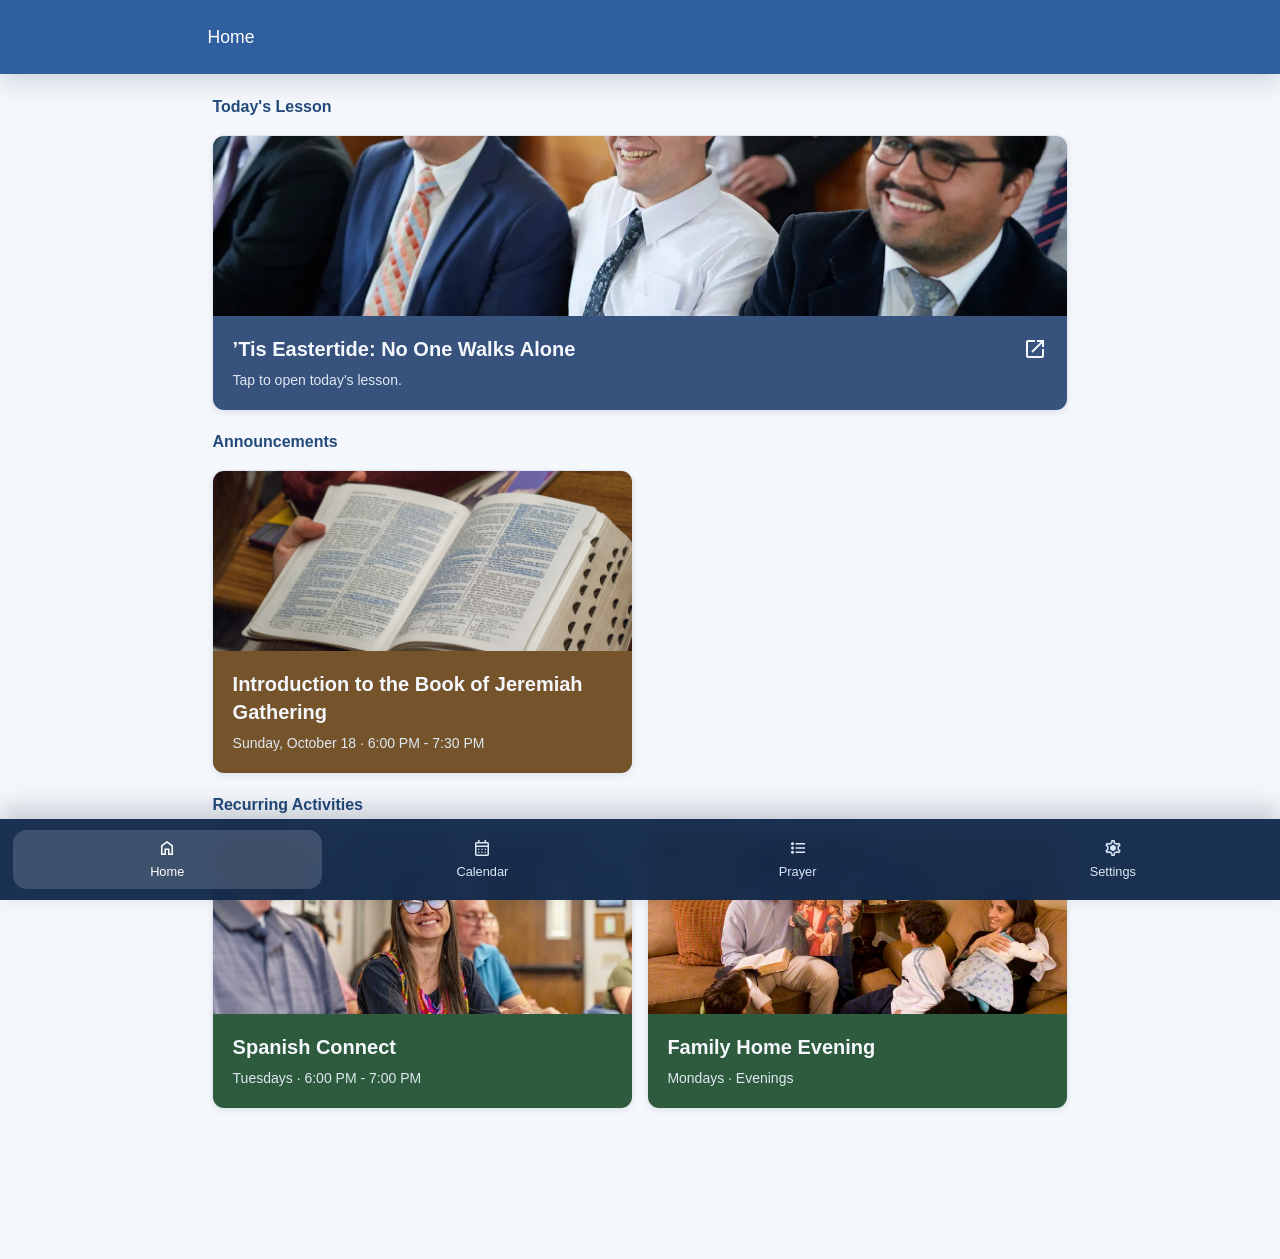
<file: index.html>
<!DOCTYPE html>
<html lang="en">
<head>
    <meta charset="UTF-8">
    <meta name="viewport" content="width=device-width, initial-scale=1.0">
    <title>Elder's Quorum | Home</title>
    <link rel="stylesheet" href="css/styles.css">
    <link rel="stylesheet" href="https://fonts.googleapis.com/css2?family=Material+Symbols+Outlined" />
</head>

<body data-page="home">
    <header class="top-bar">
        <div class="top-bar-content">
            <h1 id="pageTitle" data-i18n="homeTitle">Home</h1>
        </div>
    </header>

    <main class="page-content">
        <section class="section lesson-section">
            <div class="section-heading">
                <h2 data-i18n="todayLessonHeading">Today's Lesson</h2>
            </div>

            <a id="lessonLink" class="card lesson-card" href="#" target="_blank" rel="noopener noreferrer">
                <div class="image">
                    <img id="lessonImage" src="images/placeholders/Class.jpg" alt="Today's lesson">
                </div>
                <div class="content">
                    <span class="lesson-link-title">
                        <span id="lessonTitle" class="title">Placeholder Lesson Title</span>
                        <span class="material-symbols-outlined lesson-external-icon" aria-hidden="true">open_in_new</span>
                    </span>
                    <p id="lessonSubtitle" class="desc">Tap to open today's lesson.</p>
                </div>
            </a>
        </section>

        <section class="section">
            <div class="section-heading">
                <h2 data-i18n="announcementsHeading">Announcements</h2>
            </div>
            <div id="announcementContainer" class="card-grid">
                <div class="empty-state">
                    <span class="material-symbols-outlined empty-icon">campaign</span>
                    <h3>No Announcements</h3>
                    <p>There are no announcements available.</p>
                </div>
            </div>
        </section>

        <section class="section">
            <div class="section-heading">
                <h2 data-i18n="recurringHeading">Recurring Activities</h2>
            </div>
            <div id="recurringContainer" class="card-grid">
                <div class="empty-state">
                    <span class="material-symbols-outlined empty-icon">event_repeat</span>
                    <h3>No Activities</h3>
                    <p>There are no recurring activities.</p>
                </div>
            </div>
        </section>
    </main>

    <div id="activityModal" class="activity-modal" role="dialog" aria-modal="true" aria-labelledby="activityModalTitle" aria-hidden="true" hidden>
        <div class="activity-modal__backdrop" data-modal-close></div>
        <section class="activity-modal__content" role="document">
            <button id="activityModalClose" class="activity-modal__close" type="button" aria-label="Close">
                <span class="material-symbols-outlined" aria-hidden="true">close</span>
            </button>
            <h2 id="activityModalTitle"></h2>
            <p id="activityModalDescription" class="activity-modal__description"></p>
            <dl class="activity-modal__details">
                <div><dt data-i18n="activityDateLabel">Date</dt><dd id="activityModalDate"></dd></div>
                <div><dt data-i18n="activityTimeLabel">Time</dt><dd id="activityModalTime"></dd></div>
                <div><dt data-i18n="activityWhereLabel">Where</dt><dd id="activityModalWhere"></dd></div>
            </dl>
        </section>
    </div>

    <nav class="bottom-nav">
        <a href="index.html" data-nav="home" aria-label="Home">
            <span class="material-symbols-outlined">home</span>
            <span class="nav-label" data-i18n="navHome">Home</span>
        </a>
        <a href="calendar.html" data-nav="calendar" aria-label="Calendar">
            <span class="material-symbols-outlined">calendar_month</span>
            <span class="nav-label" data-i18n="navCalendar">Calendar</span>
        </a>
        <a href="prayers-roll.html" data-nav="prayer" aria-label="Prayer Roll">
            <span class="material-symbols-outlined">format_list_bulleted</span>
            <span class="nav-label" data-i18n="navPrayer">Prayer</span>
        </a>
        <a href="settings.html" data-nav="settings" aria-label="Settings">
            <span class="material-symbols-outlined">settings</span>
            <span class="nav-label" data-i18n="navSettings">Settings</span>
        </a>
    </nav>

    <script src="js/app.js"></script>
</body>
</html>
</file>
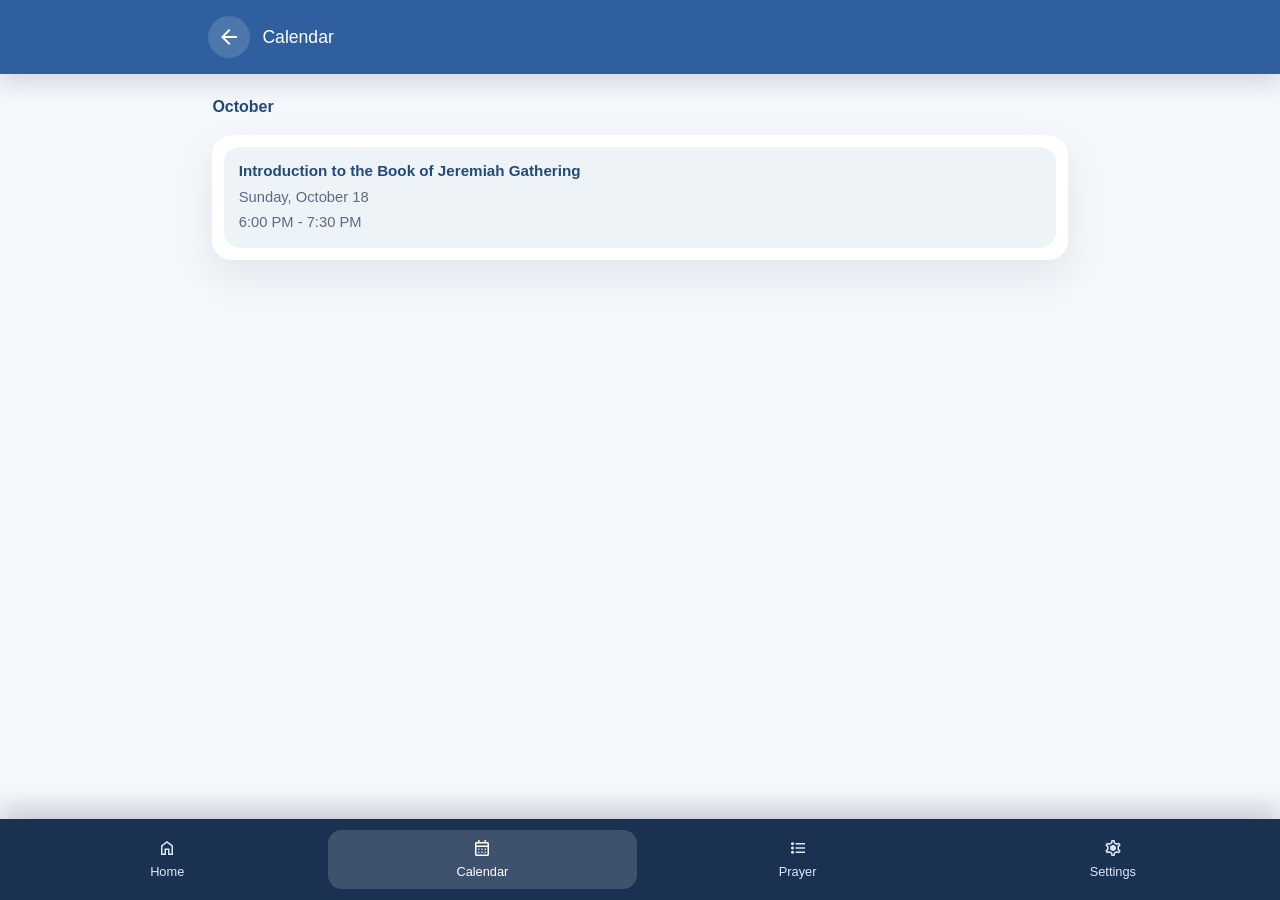
<file: calendar.html>
<!DOCTYPE html>
<html lang="en">
<head>
    <meta charset="UTF-8">
    <meta name="viewport" content="width=device-width, initial-scale=1.0">
    <title>Elder's Quorum | Calendar</title>
    <link rel="stylesheet" href="css/styles.css">
    <link rel="stylesheet" href="https://fonts.googleapis.com/css2?family=Material+Symbols+Outlined" />
</head>
<body data-page="calendar">
    <header class="top-bar">
        <div class="top-bar-content">
            <a href="index.html" class="back-link" aria-label="Back">
                <span class="material-symbols-outlined">arrow_back</span>
            </a>
            <h1 id="pageTitle" data-i18n="calendarTitle">Calendar</h1>
        </div>
    </header>

    <main class="page-content">
        <section class="section">
            <div id="calendarEvents" class="calendar-list"></div>
        </section>
    </main>

    <nav class="bottom-nav">
        <a href="index.html" data-nav="home" aria-label="Home">
            <span class="material-symbols-outlined">home</span>
            <span class="nav-label" data-i18n="navHome">Home</span>
        </a>
        <a href="calendar.html" data-nav="calendar" aria-label="Calendar">
            <span class="material-symbols-outlined">calendar_month</span>
            <span class="nav-label" data-i18n="navCalendar">Calendar</span>
        </a>
        <a href="prayers-roll.html" data-nav="prayer" aria-label="Prayer Roll">
            <span class="material-symbols-outlined">format_list_bulleted</span>
            <span class="nav-label" data-i18n="navPrayer">Prayer</span>
        </a>
        <a href="settings.html" data-nav="settings" aria-label="Settings">
            <span class="material-symbols-outlined">settings</span>
            <span class="nav-label" data-i18n="navSettings">Settings</span>
        </a>
    </nav>

    <script src="js/app.js"></script>
</body>
</html>
</file>
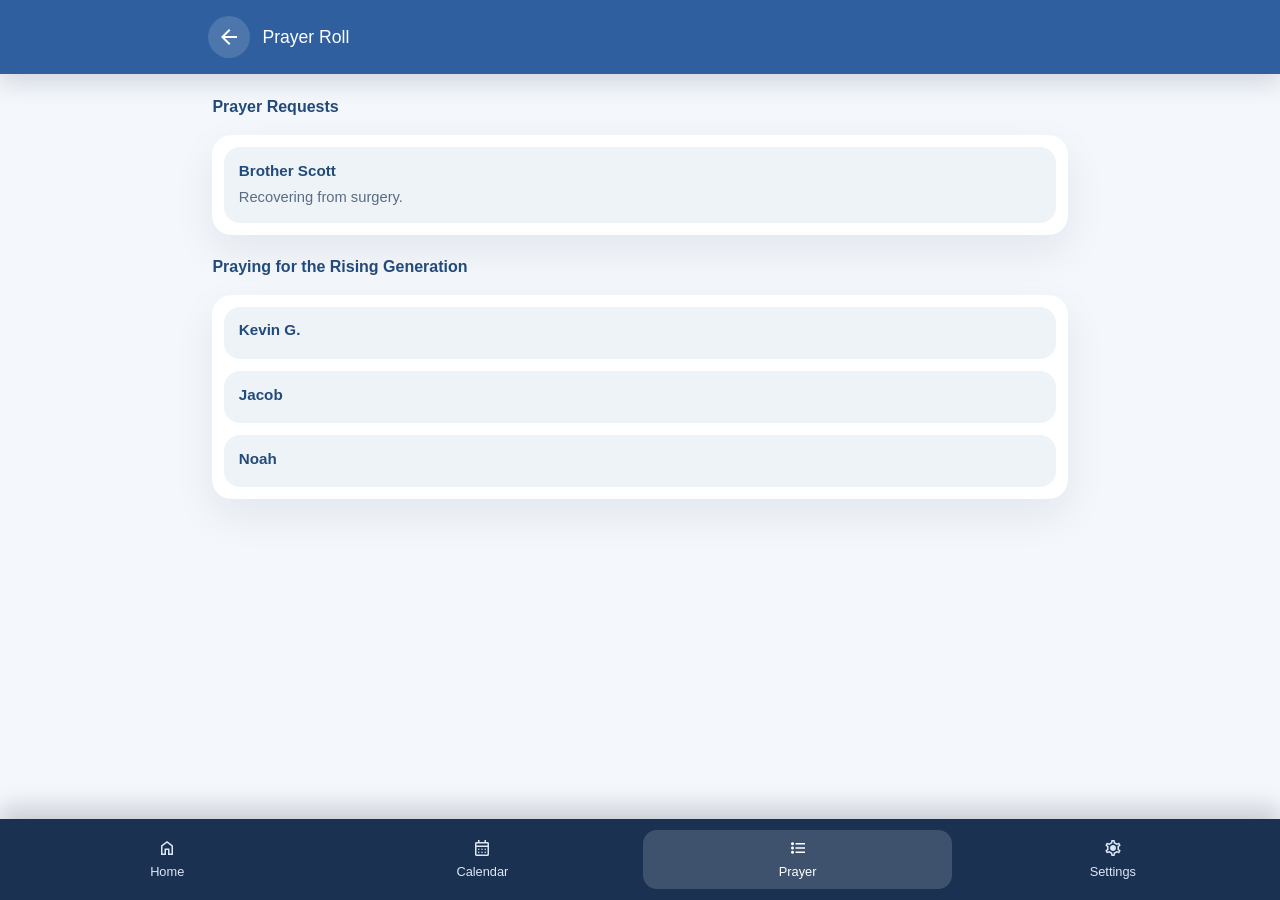
<file: prayers-roll.html>
<!DOCTYPE html>
<html lang="en">
<head>
    <meta charset="UTF-8">
    <meta name="viewport" content="width=device-width, initial-scale=1.0">
    <title>Elder's Quorum | Prayer Roll</title>
    <link rel="stylesheet" href="css/styles.css">
    <link rel="stylesheet" href="https://fonts.googleapis.com/css2?family=Material+Symbols+Outlined" />
</head>
<body data-page="prayer">
    <header class="top-bar">
        <div class="top-bar-content">
            <a href="index.html" class="back-link" aria-label="Back">
                <span class="material-symbols-outlined">arrow_back</span>
            </a>
            <h1 id="pageTitle" data-i18n="prayerRollTitle">Prayer Roll</h1>
        </div>
    </header>

    <main class="page-content">
        <section class="section">
            <div class="section-heading">
                <h2 data-i18n="prayerRequestsHeading">Prayer Requests</h2>
            </div>
            <div id="prayerRequests" class="list-card"></div>
        </section>

        <section class="section">
            <div class="section-heading">
                <h2 data-i18n="risingGenerationHeading">Praying for the Rising Generation</h2>
            </div>
            <div id="risingGeneration" class="list-card"></div>
        </section>
    </main>

    <nav class="bottom-nav">
        <a href="index.html" data-nav="home" aria-label="Home">
            <span class="material-symbols-outlined">home</span>
            <span class="nav-label" data-i18n="navHome">Home</span>
        </a>
        <a href="calendar.html" data-nav="calendar" aria-label="Calendar">
            <span class="material-symbols-outlined">calendar_month</span>
            <span class="nav-label" data-i18n="navCalendar">Calendar</span>
        </a>
        <a href="prayers-roll.html" data-nav="prayer" aria-label="Prayer Roll">
            <span class="material-symbols-outlined">format_list_bulleted</span>
            <span class="nav-label" data-i18n="navPrayer">Prayer</span>
        </a>
        <a href="settings.html" data-nav="settings" aria-label="Settings">
            <span class="material-symbols-outlined">settings</span>
            <span class="nav-label" data-i18n="navSettings">Settings</span>
        </a>
    </nav>

    <script src="js/app.js"></script>
</body>
</html>
</file>
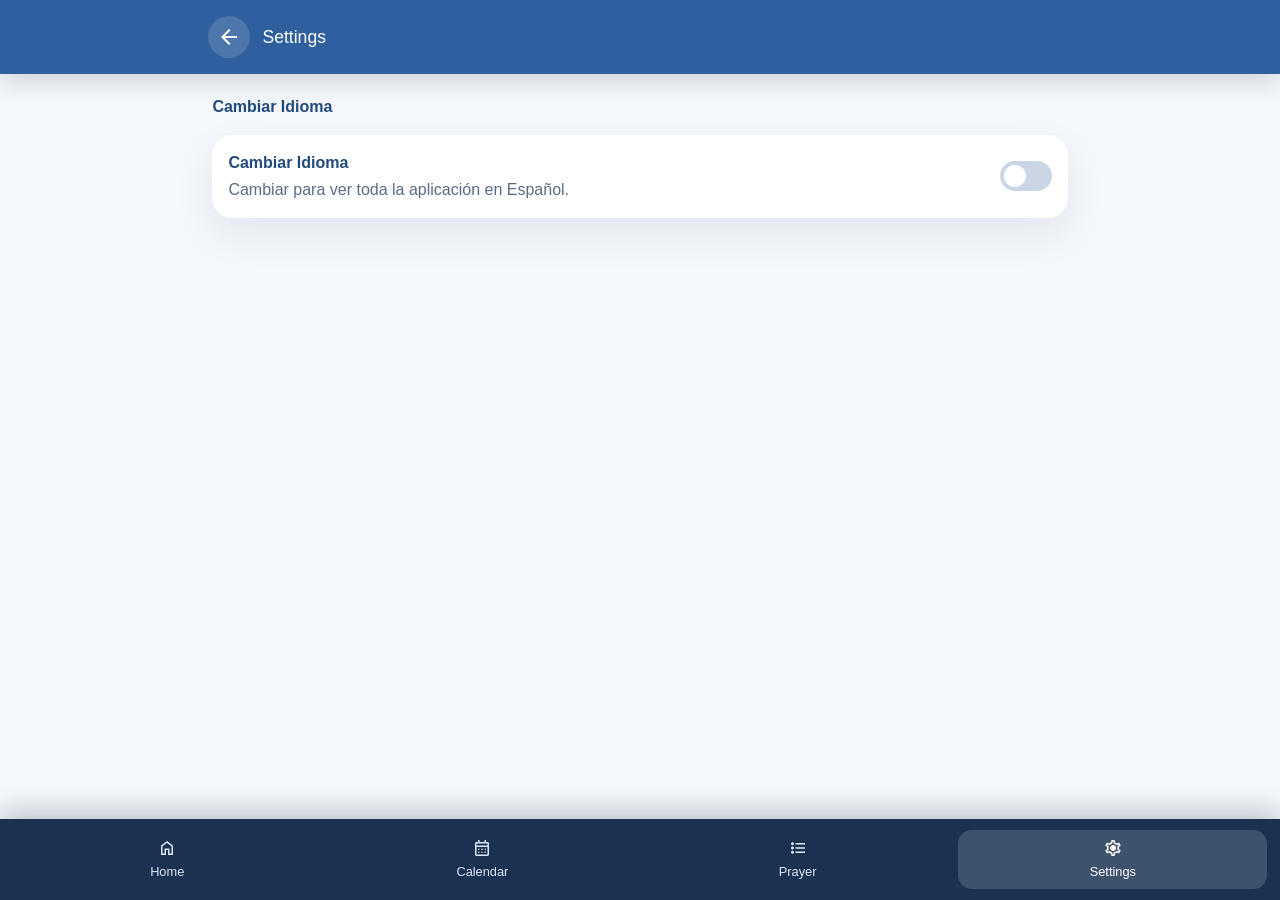
<file: settings.html>
<!DOCTYPE html>
<html lang="en">
<head>
    <meta charset="UTF-8">
    <meta name="viewport" content="width=device-width, initial-scale=1.0">
    <title>Elder's Quorum | Settings</title>
    <link rel="stylesheet" href="css/styles.css">
    <link rel="stylesheet" href="https://fonts.googleapis.com/css2?family=Material+Symbols+Outlined" />
</head>
<body data-page="settings">
    <header class="top-bar">
        <div class="top-bar-content">
            <a href="index.html" class="back-link" aria-label="Back">
                <span class="material-symbols-outlined">arrow_back</span>
            </a>
            <h1 id="pageTitle" data-i18n="settingsTitle">Settings</h1>
        </div>
    </header>

    <main class="page-content">
        <section class="section">
            <div class="section-heading">
                <h2 data-i18n="changeLanguageHeading">Change Language</h2>
            </div>

            <div class="settings-card">
                <div class="settings-copy">
                    <h3 data-i18n="changeLanguageHeading2">Change Language</h3>
                    <p data-i18n="languageSwitchDescription">Switch to view the whole app in Spanish.</p>
                </div>
                <label class="switch" for="languageSwitch">
                    <input id="languageSwitch" type="checkbox">
                    <span class="slider"></span>
                </label>
            </div>
        </section>
    </main>

    <nav class="bottom-nav">
        <a href="index.html" data-nav="home" aria-label="Home">
            <span class="material-symbols-outlined">home</span>
            <span class="nav-label" data-i18n="navHome">Home</span>
        </a>
        <a href="calendar.html" data-nav="calendar" aria-label="Calendar">
            <span class="material-symbols-outlined">calendar_month</span>
            <span class="nav-label" data-i18n="navCalendar">Calendar</span>
        </a>
        <a href="prayers-roll.html" data-nav="prayer" aria-label="Prayer Roll">
            <span class="material-symbols-outlined">format_list_bulleted</span>
            <span class="nav-label" data-i18n="navPrayer">Prayer</span>
        </a>
        <a href="settings.html" data-nav="settings" aria-label="Settings">
            <span class="material-symbols-outlined">settings</span>
            <span class="nav-label" data-i18n="navSettings">Settings</span>
        </a>
    </nav>

    <script src="js/app.js"></script>
</body>
</html>
</file>
<file: css/styles.css>
:root {
    --bg: #f4f7fb;
    --surface: #ffffff;
    --surface-muted: #eef3f8;
    --primary: #2f5f9e;
    --primary-dark: #224a7a;
    --primary-soft: #e7f0fb;
    --text: #15233b;
    --text-muted: #5a6b84;
    --border: #dfe8f2;
    --accent: #36527d;
    --success: #2e5b3d;
    --warning: #75542c;
    --danger: #783c36;
    --shadow: 0 16px 40px rgba(28, 54, 90, 0.08);
}

* {
    box-sizing: border-box;
}

body {
    margin: 0;
    font-family: "Segoe UI", Roboto, Arial, sans-serif;
    background: var(--bg);
    color: var(--text);
    line-height: 1.5;
    padding-bottom: 92px;
}

body.modal-open {
    overflow: hidden;
}

img {
    display: block;
    width: 100%;
}

a {
    color: inherit;
    text-decoration: none;
}

.top-bar {
    position: sticky;
    top: 0;
    z-index: 20;
    background: var(--primary);
    color: #fff;
    box-shadow: 0 8px 24px rgba(18, 41, 74, 0.16);
}

.top-bar-content {
    max-width: 900px;
    min-height: 74px;
    margin: 0 auto;
    padding: 1rem 1.1rem;
    display: flex;
    align-items: center;
    gap: 0.8rem;
}

.back-link {
    display: inline-flex;
    align-items: center;
    justify-content: center;
    width: 42px;
    height: 42px;
    border-radius: 50%;
    background: rgba(255, 255, 255, 0.14);
    color: #fff;
}

#pageTitle {
    margin: 0;
    font-size: 1.1rem;
    font-weight: 500;
}

.page-content {
    max-width: 900px;
    margin: 0 auto;
    padding: 1rem 1rem 2rem;
}

.section {
    margin-bottom: 1.2rem;
}

.section-heading {
    display: flex;
    justify-content: space-between;
    align-items: center;
    margin-bottom: 1rem;
}

.section-heading h2 {
    margin: 0;
    font-size: 1rem;
    color: var(--primary-dark);
}

h2.section-heading {
    margin: 0 0 1rem;
    font-size: 1rem;
    color: var(--primary-dark);
}

.card,
.list-card,
.settings-card {
    background: var(--surface);
    border-radius: 20px;
    box-shadow: var(--shadow);
}

/* .card {
    display: grid;
    gap: 0.75rem;
    padding: 0.9rem;
    color: var(--text);
} */

/* .lesson-card {
    border-left: 6px solid var(--accent);
} */

/* .lesson-card img {
    border-radius: 16px;
    height: 170px;
    object-fit: cover;
} */

.card-content h3,
.settings-copy h3 {
    margin: 0 0 0.2rem;
    font-size: 1rem;
    color: var(--primary-dark);
}

.card-content p,
.settings-copy p,
.empty-state p,
.list-item p {
    margin: 0;
    color: var(--text-muted);
}

.card-arrow {
    justify-self: end;
    color: var(--accent);
}

/* .card-grid {
    display: grid;
    gap: 0.8rem;
} */

/* .announcement-card {
    border-left: 6px solid var(--warning);
}

.recurring-card {
    border-left: 6px solid var(--success);
} */

/* ==========================================
   CARDS
========================================== */

.card {
    display: block;
    overflow: hidden;
    background: var(--surface);
    border: 1px solid var(--border);
    border-radius: 0.75rem;
    box-shadow: 0 2px 6px rgba(28, 54, 90, 0.08);
    color: var(--text);
    transition:
        transform 0.2s ease,
        box-shadow 0.2s ease;
}

.card:hover {
    transform: translateY(-2px);
    box-shadow: 0 6px 16px rgba(28, 54, 90, 0.12);
}

.activity-card {
    cursor: pointer;
}

.card:focus-visible {
    outline: 3px solid var(--accent);
    outline-offset: 3px;
}


/* ==========================================
   CARD IMAGE
========================================== */

.card .image {
    width: 100%;
    height: 150px;
    background-color: var(--surface-muted);
    overflow: hidden;
}

.card .image img {
    width: 100%;
    height: 100%;
    object-fit: cover;
}


/* ==========================================
   CARD CONTENT
========================================== */

.card .content {
    padding: 1.1rem;
}

.card .title {
    display: block;
    color: var(--bg);
    font-size: 1.25rem;
    line-height: 1.4;
    font-weight: 600;
}

.card .desc {
    margin: 0.5rem 0 0;
    color: var(--border);
    font-size: 0.875rem;
    line-height: 1.4;
}


/* ==========================================
   LESSON CARD
========================================== */

.lesson-card .image {
    height: 180px;
}

.lesson-card .content {
    padding: 1.2rem;
    background-color: var(--accent);
}

.lesson-link-title {
    display: flex;
    align-items: center;
    justify-content: space-between;
    gap: 0.7rem;
}

.lesson-link-title .title {
    flex: 1;
}

.lesson-external-icon {
    flex-shrink: 0;
    color: var(--bg);
    font-size: 1.2rem;
}

/* ==========================================
   ANNOUNCEMENT CARDS
========================================== */

.announcement-card .image {
    height: 180px;
}

.announcement-card .content {
    padding: 1.2rem;
    background-color: var(--warning);
}


/* ==========================================
   RECURRING ACTIVITY CARDS
========================================== */

.recurring-card .image {
    height: 180px;
}

.recurring-card .content {
    padding: 1.2rem;
    background-color: var(--success);
}


/* ==========================================
   CARD GRID
========================================== */

.card-grid {
    display: grid;
    grid-template-columns: 1fr;
    gap: 0.9rem;
}

.empty-state {
    padding: 1.2rem;
    text-align: center;
    border-radius: 20px;
    background: var(--surface-muted);
    color: var(--text-muted);
}

.empty-icon {
    display: inline-flex;
    margin-bottom: 0.5rem;
    font-size: 2rem;
    color: var(--accent);
}

.activity-modal[hidden] {
    display: none;
}

.activity-modal {
    position: fixed;
    inset: 0;
    z-index: 50;
    display: grid;
    place-items: center;
    padding: 1.25rem;
}

.activity-modal__backdrop {
    position: absolute;
    inset: 0;
    background: rgba(10, 24, 51, 0.58);
}

.activity-modal__content {
    position: relative;
    width: min(100%, 500px);
    padding: 2rem 1.4rem 2rem 1.4rem ;
    border-radius: 1rem;
    background: var(--surface);
    box-shadow: 0 24px 60px rgba(10, 24, 51, 0.28);
}

.activity-modal__content h2 {
    margin: 0 2rem 0.65rem 0;
    color: var(--primary-dark);
    font-size: 1.3rem;
}

.activity-modal__close {
    position: absolute;
    top: 0.75rem;
    right: 0.75rem;
    display: inline-grid;
    place-items: center;
    width: 2.25rem;
    height: 2.25rem;
    padding: 0;
    border: 0;
    border-radius: 50%;
    background: var(--surface-muted);
    color: var(--primary-dark);
    cursor: pointer;
}

.activity-modal__description {
    margin: 0 0 1.1rem;
    color: var(--text-muted);
}

.activity-modal__details {
    display: grid;
    gap: 0.7rem;
    margin: 0;
}

.activity-modal__details div {
    padding: 0.7rem 0.8rem;
    border-radius: 0.7rem;
    background: var(--surface-muted);
}

.activity-modal__details dt {
    color: var(--primary-dark);
    font-size: 0.78rem;
    font-weight: 700;
    text-transform: uppercase;
}

.activity-modal__details dd {
    margin: 0.08rem 0 0;
    color: var(--text);
}

.bottom-nav {
    position: fixed;
    left: 0;
    right: 0;
    bottom: 0;
    display: grid;
    grid-template-columns: repeat(4, 1fr);
    gap: 0.4rem;
    padding: 0.7rem 0.8rem calc(0.7rem + env(safe-area-inset-bottom));
    background: rgba(18, 41, 74, 0.96);
    backdrop-filter: blur(12px);
    box-shadow: 0 -10px 24px rgba(10, 24, 51, 0.2);
}

.bottom-nav a {
    display: flex;
    flex-direction: column;
    align-items: center;
    justify-content: center;
    padding: 0.5rem 0.3rem;
    border-radius: 14px;
    color: #dce7f7;
    font-size: 0.8rem;
    transition: background 0.2s ease, color 0.2s ease;
}

.bottom-nav a.active {
    background: rgba(255, 255, 255, 0.16);
    color: #fff;
}

.bottom-nav .material-symbols-outlined {
    font-size: 1.25rem;
    margin-bottom: 0.2rem;
}

.list-card {
    display: grid;
    gap: 0.75rem;
    padding: 0.75rem;
}

.calendar-list {
    display: grid;
    gap: 0.75rem;
}

.calendar-month {
    display: grid;
}

.calendar-item,
.list-item {
    padding: 0.8rem 0.9rem;
    border-radius: 16px;
    background: var(--surface-muted);
}

.calendar-item h3,
.list-item h3,
.list-item h4 {
    margin: 0 0 0.24rem;
    font-size: 0.95rem;
    color: var(--primary-dark);
}

.calendar-item p,
.list-item p {
    margin: 0.14rem 0;
    color: var(--text-muted);
    font-size: 0.92rem;
}

.settings-card {
    display: flex;
    justify-content: space-between;
    align-items: center;
    padding: 1rem;
    gap: 0.8rem;
}

.switch {
    position: relative;
    width: 52px;
    height: 30px;
    flex-shrink: 0;
}

.switch input {
    opacity: 0;
    width: 0;
    height: 0;
}

.slider {
    position: absolute;
    inset: 0;
    background: #cbd6e4;
    border-radius: 999px;
    transition: 0.2s ease;
    cursor: pointer;
}

.slider::before {
    content: "";
    position: absolute;
    width: 22px;
    height: 22px;
    left: 4px;
    top: 4px;
    background: #fff;
    border-radius: 50%;
    transition: 0.2s ease;
}

.switch input:checked + .slider {
    background: var(--primary);
}

.switch input:checked + .slider::before {
    transform: translateX(22px);
}

@media (min-width: 720px) {
    .page-content {
        padding: 1.3rem 1.4rem 2.4rem;
    }

    .card-grid {
        grid-template-columns: repeat(2, minmax(0, 1fr));
    }

    /* .lesson-card {
        grid-template-columns: minmax(180px, 260px) 1fr auto;
        align-items: center;
    }*/

    .lesson-card img {
        height: 100%;
        min-height: 170px;
    } 


}
</file>
